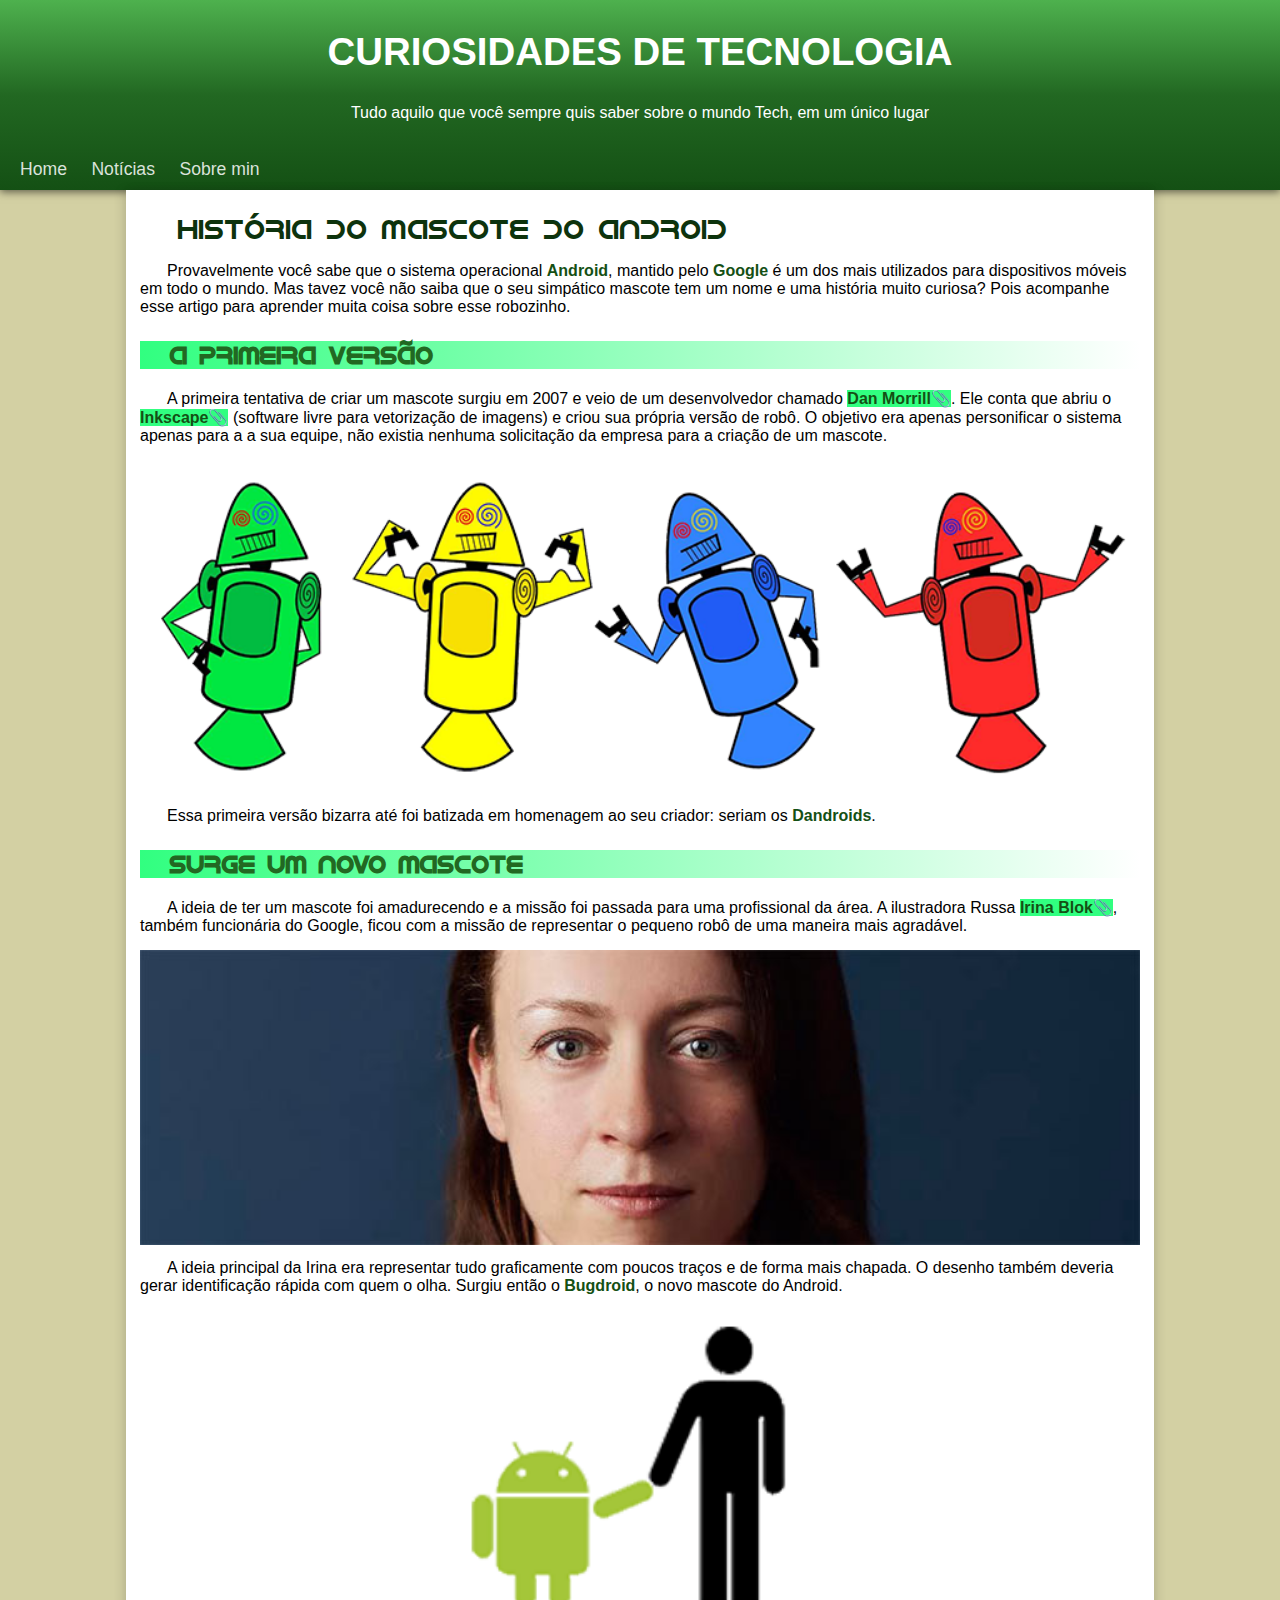
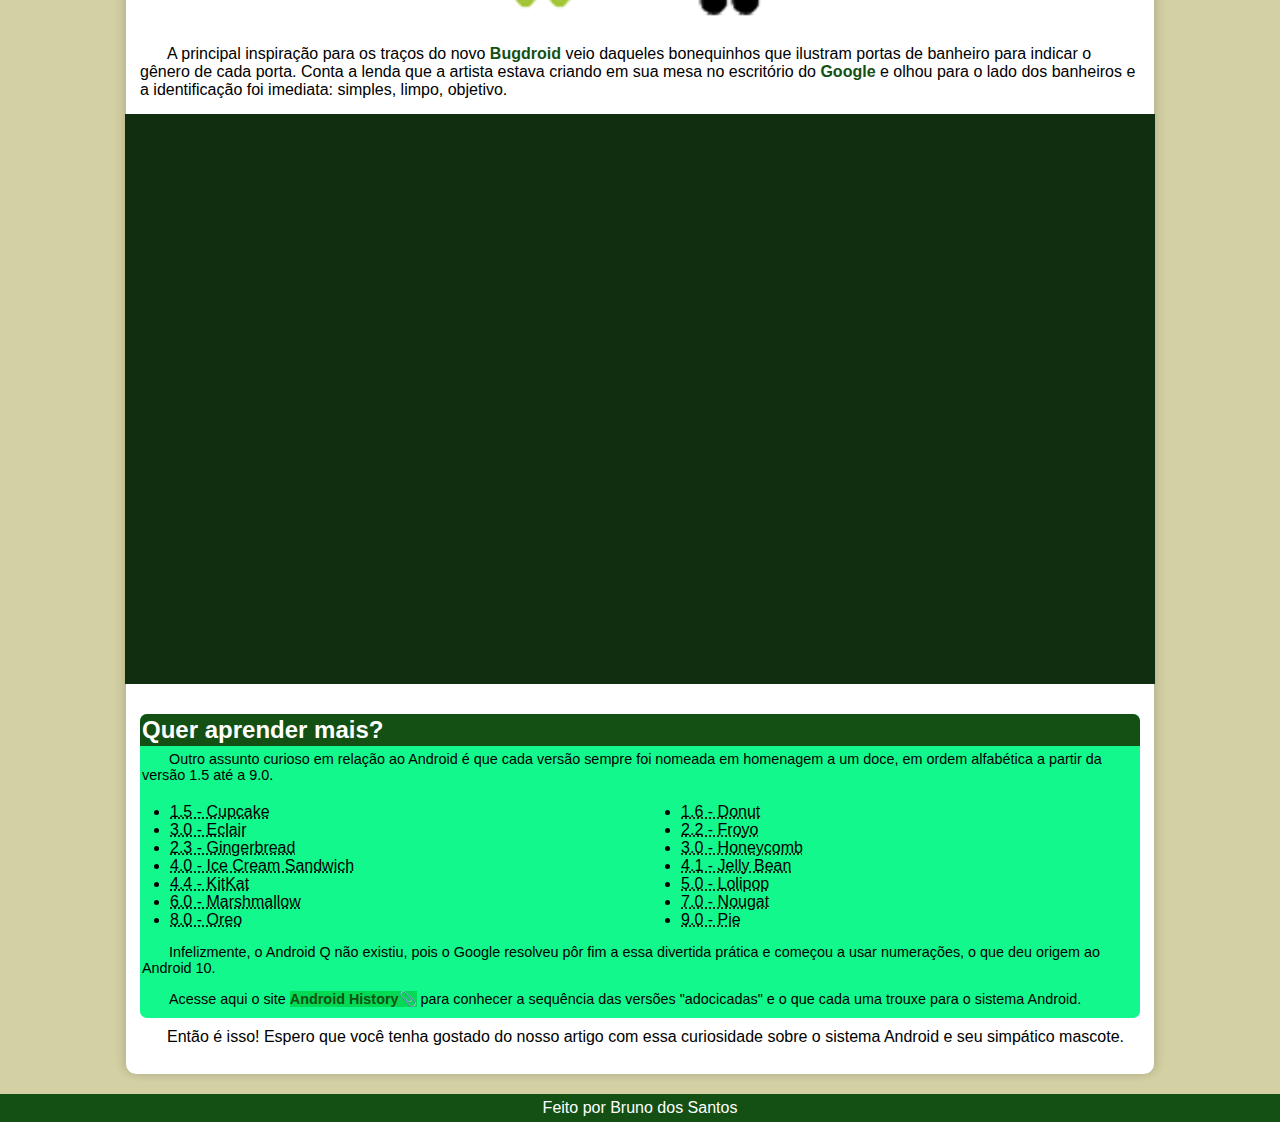
<file: index.html>
<!DOCTYPE html>
<html lang="pt-br">
<head>
    <meta charset="UTF-8">
    <meta name="viewport" content="width=device-width, initial-scale=1.0">
    <title>A história da criação do mascote da android</title>
    <link rel="shortcut icon" href="imagens/favicon.ico" type="image/x-icon">
    <link rel="stylesheet" href="estilos/style.css">
</head>
<body>
    <header>
        <h1>CURIOSIDADES DE TECNOLOGIA</h1>
        <p>Tudo aquilo que você sempre quis saber sobre o mundo Tech, em um único lugar</p>
        <nav>
            <ul>
                <li><a href="login.html">Home</a></li>
                <li><a href="login.html">Notícias</a></li>
                <li><a href="sobremin.html">Sobre min</a></li>
            </ul>
        </nav>
    </header>
    <main>
        <article>
            <h1>História do Mascote do Android</h1>
            <p>Provavelmente você sabe que o sistema operacional <strong>Android</strong>, mantido pelo <strong>Google</strong> é um dos mais utilizados para dispositivos móveis em todo o mundo. Mas tavez você não saiba que o seu simpático mascote tem um nome e uma história muito curiosa? Pois acompanhe esse artigo para aprender muita coisa sobre esse robozinho.</p>
            <h2>A primeira versão</h2>
            <p>A primeira tentativa de criar um mascote surgiu em 2007 e veio de um desenvolvedor chamado <a href="https://en.wikipedia.org/wiki/Donald_Morrill" target="_blank" class="link">Dan Morrill</a>. Ele conta que abriu o <a href="https://inkscape.org/pt-br/" target="_blank" class="link">Inkscape</a> (software livre para vetorização de imagens) e criou sua própria versão de robô. O objetivo era apenas personificar o sistema apenas para a a sua equipe, não existia nenhuma solicitação da empresa para a criação de um mascote.</p>
            <picture>
                <source media="(max-width: 768px)" srcset="imagens/dan-droids-pq.png" type="image/png">
                <img src="imagens/dan-droids.png" alt="dan-droids">
            </picture>
            <p>Essa primeira versão bizarra até foi batizada em homenagem ao seu criador: seriam os <strong>Dandroids</strong>.</p>
            <h2>Surge um novo mascote</h2>
            <p>A ideia de ter um mascote foi amadurecendo e a missão foi passada para uma profissional da área. A ilustradora Russa <a href="https://www.irinablok.com/" target="_blank" class="link">Irina Blok</a>, também funcionária do Google, ficou com a missão de representar o pequeno robô de uma maneira mais agradável.</p>
            <picture>
                <source media="(max-width: 768px)" srcset="imagens/irina-blok-pq.jpg">
                <img src="imagens/irina-blok.jpg" alt="foto da criadora do mascote android">
            </picture>
            <p>A ideia principal da Irina era representar tudo graficamente com poucos traços e de forma mais chapada. O desenho também deveria gerar identificação rápida com quem o olha. Surgiu então o <strong>Bugdroid</strong>, o novo mascote do Android.</p>
            <img src="imagens/bugdroid.png" alt="mascote da adnroid" id="mascote">
            <p>A principal inspiração para os traços do novo <strong>Bugdroid</strong> veio daqueles bonequinhos que ilustram portas de banheiro para indicar o gênero de cada porta. Conta a lenda que a artista estava criando em sua mesa no escritório do <strong>Google</strong> e olhou para o lado dos banheiros e a identificação foi imediata: simples, limpo, objetivo.</p>
            <div class="video"><iframe width="560" height="315" src="https://www.youtube.com/embed/l2UDgpLz20M?si=xSuCdu38wNnihH_n" title="YouTube video player" frameborder="0" allow="accelerometer; autoplay; clipboard-write; encrypted-media; gyroscope; picture-in-picture; web-share" referrerpolicy="strict-origin-when-cross-origin" allowfullscreen></iframe></div>
        </article>
        <aside>
            <h2> Quer aprender mais? </h2>
            <p>Outro assunto curioso em relação ao Android é que cada versão sempre foi nomeada em homenagem a um doce, em ordem alfabética a partir da versão 1.5 até a 9.0.</p>
            <ul>
                <li><abbr title="O primeiro doce que marcou o início das versões 'nomes de doces' no Android.">1.5 - Cupcake</abbr></li>
                <li><abbr title="Continuou a evolução, com melhorias no desempenho e novas funcionalidades.">1.6 - Donut</abbr></li>
                <li><abbr title="Introduziu muitas melhorias, incluindo uma interface mais rápida e suporte a múltiplos aplicativos no fundo.">3.0 - Eclair</abbr></li>
                <li><abbr title="'Frozen Yogurt' trouxe melhorias significativas de velocidade e a introdução de tethering (compartilhamento de internet).">2.2 - Froyo</abbr></li>
                <li><abbr title="Melhorias de performance e uma interface mais refinada, além de melhorias no suporte a jogos.">2.3 - Gingerbread</abbr></li>
                <li><abbr title="Focado em tablets, com uma interface otimizada para telas grandes.">3.0 - Honeycomb</abbr></li>
                <li><abbr title="Unificação das versões para smartphones e tablets, com uma nova interface 'Holo' e melhorias no gerenciamento de multitarefa.">4.0 - Ice Cream Sandwich</abbr></li>
                <li><abbr title=" Focada em desempenho e suavidade, com melhorias no sistema de notificações.">4.1 - Jelly Bean</abbr></li>
                <li><abbr title="Otimização para dispositivos de baixo custo, além de trazer uma interface mais limpa e maior foco no desempenho.">4.4 - KitKat</abbr></li>
                <li><abbr title="Introdução do Material Design, trazendo uma interface totalmente nova e elegante.">5.0 - Lolipop</abbr></li>
                <li><abbr title="Foco em otimização de bateria com o 'Doze Mode', além de melhorias em permissões de aplicativos.">6.0 - Marshmallow</abbr></li>
                <li><abbr title="Novas funcionalidades multitarefa e melhorias em notificações e segurança.">7.0 - Nougat</abbr></li>
                <li><abbr title="Melhorias na velocidade, gerenciamento de bateria e a introdução de canais de notificação.">8.0 - Oreo</abbr></li>
                <li><abbr title="Introdução de gestos e foco em inteligência artificial para economia de bateria e otimização de desempenho.">9.0 - Pie</abbr></li>
            </ul>
            <p>Infelizmente, o Android Q não existiu, pois o Google resolveu pôr fim a essa divertida prática e começou a usar numerações, o que deu origem ao Android 10.</p>
            <p>Acesse aqui o site <a href="https://www.geeksforgeeks.org/android/history-of-android/" target="_blank" class="link" style="background-color: rgb(2, 218, 85);;">Android History</a> para conhecer a sequência das versões "adocicadas" e o que cada uma trouxe para o sistema Android.</p>
        </aside>
        <p style="text-indent: 27px;">Então é isso! Espero que você tenha gostado do nosso artigo com essa curiosidade sobre o sistema Android e seu simpático mascote.</p>
    </main>
    <footer>
        <p>Feito por Bruno dos Santos</p>
    </footer>
</body>
</html>
</file>
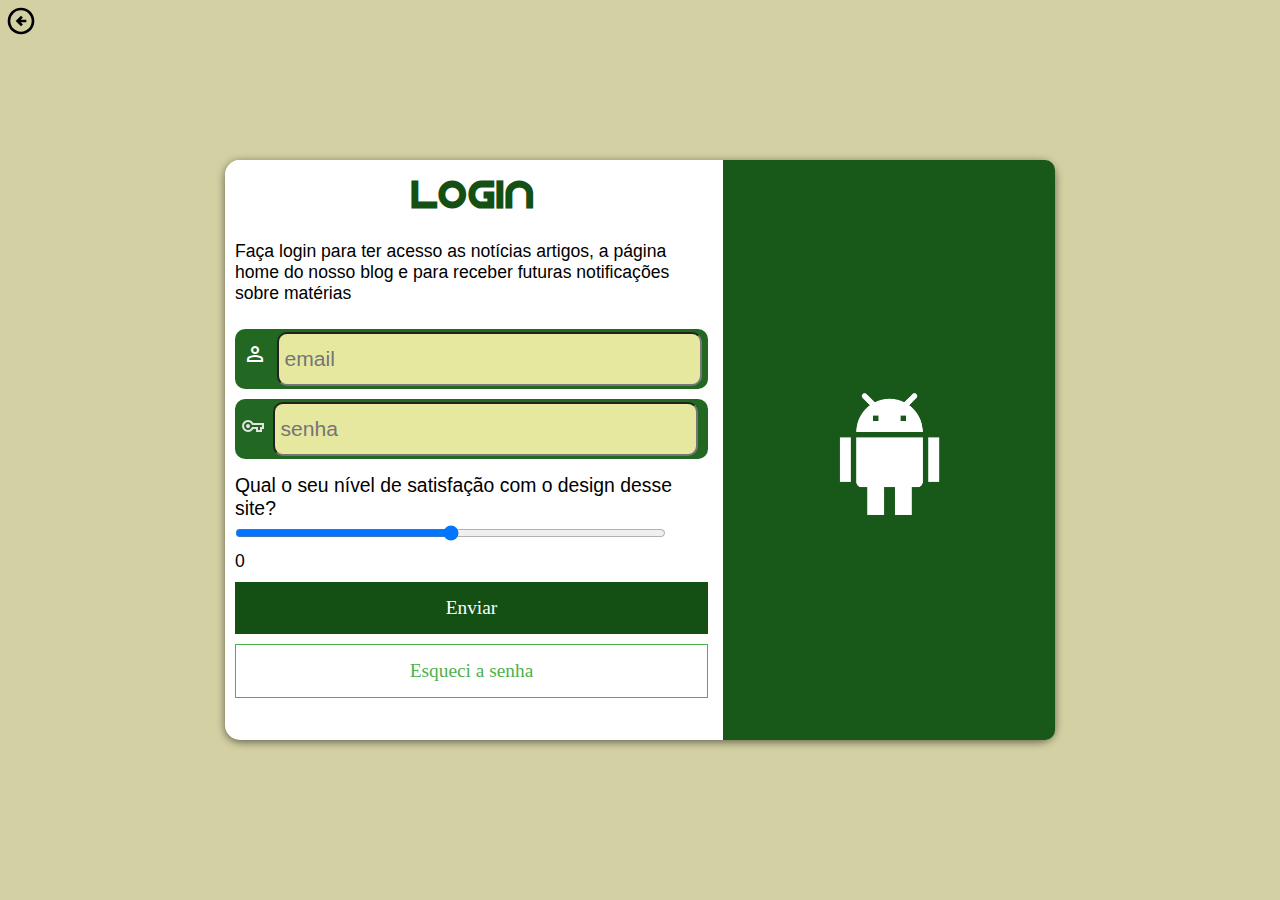
<file: login.html>
<!DOCTYPE html>
<html lang="pt-br">
<head>
    <meta charset="UTF-8">
    <meta name="viewport" content="width=device-width, initial-scale=1.0">
    <title>Login</title>
    <link rel="shortcut icon" href="imagens/favicon.ico" type="image/x-icon">
    <link rel="stylesheet" href="estilos/login.css">
    <link rel="stylesheet" href="estilos/mediaquery.css">
    <link rel="stylesheet" href="https://fonts.googleapis.com/css2?family=Material+Symbols+Outlined:opsz,wght,FILL,GRAD@20..48,100..700,0..1,-50..200&icon_names=person" />
</head>
<body>
    <main>
        <p><a href="index.html"><svg xmlns="http://www.w3.org/2000/svg" height="32px" viewBox="0 -960 960 960" width="32px" fill="#000000" style="padding: 5px;"><path d="m480-320 56-56-64-64h168v-80H472l64-64-56-56-160 160 160 160Zm0 240q-83 0-156-31.5T197-197q-54-54-85.5-127T80-480q0-83 31.5-156T197-763q54-54 127-85.5T480-880q83 0 156 31.5T763-763q54 54 85.5 127T880-480q0 83-31.5 156T763-197q-54 54-127 85.5T480-80Zm0-80q134 0 227-93t93-227q0-134-93-227t-227-93q-134 0-227 93t-93 227q0 134 93 227t227 93Zm0-320Z"/></svg></a></p>
        <section>
            <div id="imagem">

            </div>
            <div id="formulario">
                <h1>Login</h1>
                <p class="aumentar">Faça login para ter acesso as notícias artigos, a página home do nosso blog e para receber futuras notificações sobre matérias</p>
                <form action="sla.php" method="post" autocomplete="on">
                    <div class="campo">
                        <label for="email">
                            <span class="material-symbols-outlined" style="color: white; padding: 5px;">
                                person
                            </span>
                        </label>
                        <input type="text" name="email" id="email" placeholder="email" autocomplete="email">
                    </div>
                    <div class="campo">
                        <label for="senha">
                            <svg xmlns="http://www.w3.org/2000/svg" height="24px" viewBox="0 -960 960 960" width="24px" fill="#e3e3e3" style="color: white; padding: 3px; margin-bottom: -5px;"><path d="M280-240q-100 0-170-70T40-480q0-100 70-170t170-70q66 0 121 33t87 87h432v240h-80v120H600v-120H488q-32 54-87 87t-121 33Zm0-80q66 0 106-40.5t48-79.5h246v120h80v-120h80v-80H434q-8-39-48-79.5T280-640q-66 0-113 47t-47 113q0 66 47 113t113 47Zm0-80q33 0 56.5-23.5T360-480q0-33-23.5-56.5T280-560q-33 0-56.5 23.5T200-480q0 33 23.5 56.5T280-400Zm0-80Z"/></svg>
                        </label>
                        <input type="password" name="senha" id="senha" placeholder="senha" autocomplete="current-password">
                    </div>
                    <div id="satisfaction-level">
                        <label for="range" class="aumentar">Qual o seu nível de satisfação com o design desse site?</label><br>
                        <input type="range" name="range" id="varia" min="0" step="1" max="10" oninput="saida.innerHTML = Number(varia.value)"><br>
                        <output id="saida">0</output>
                    </div>
                    <input type="submit" value="Enviar" id="enviar">
                    <input type="submit" value="Esqueci a senha" id="recuperar">
                </form>
            </div>
        </section>
    </main>
</body>
</html>
</file>
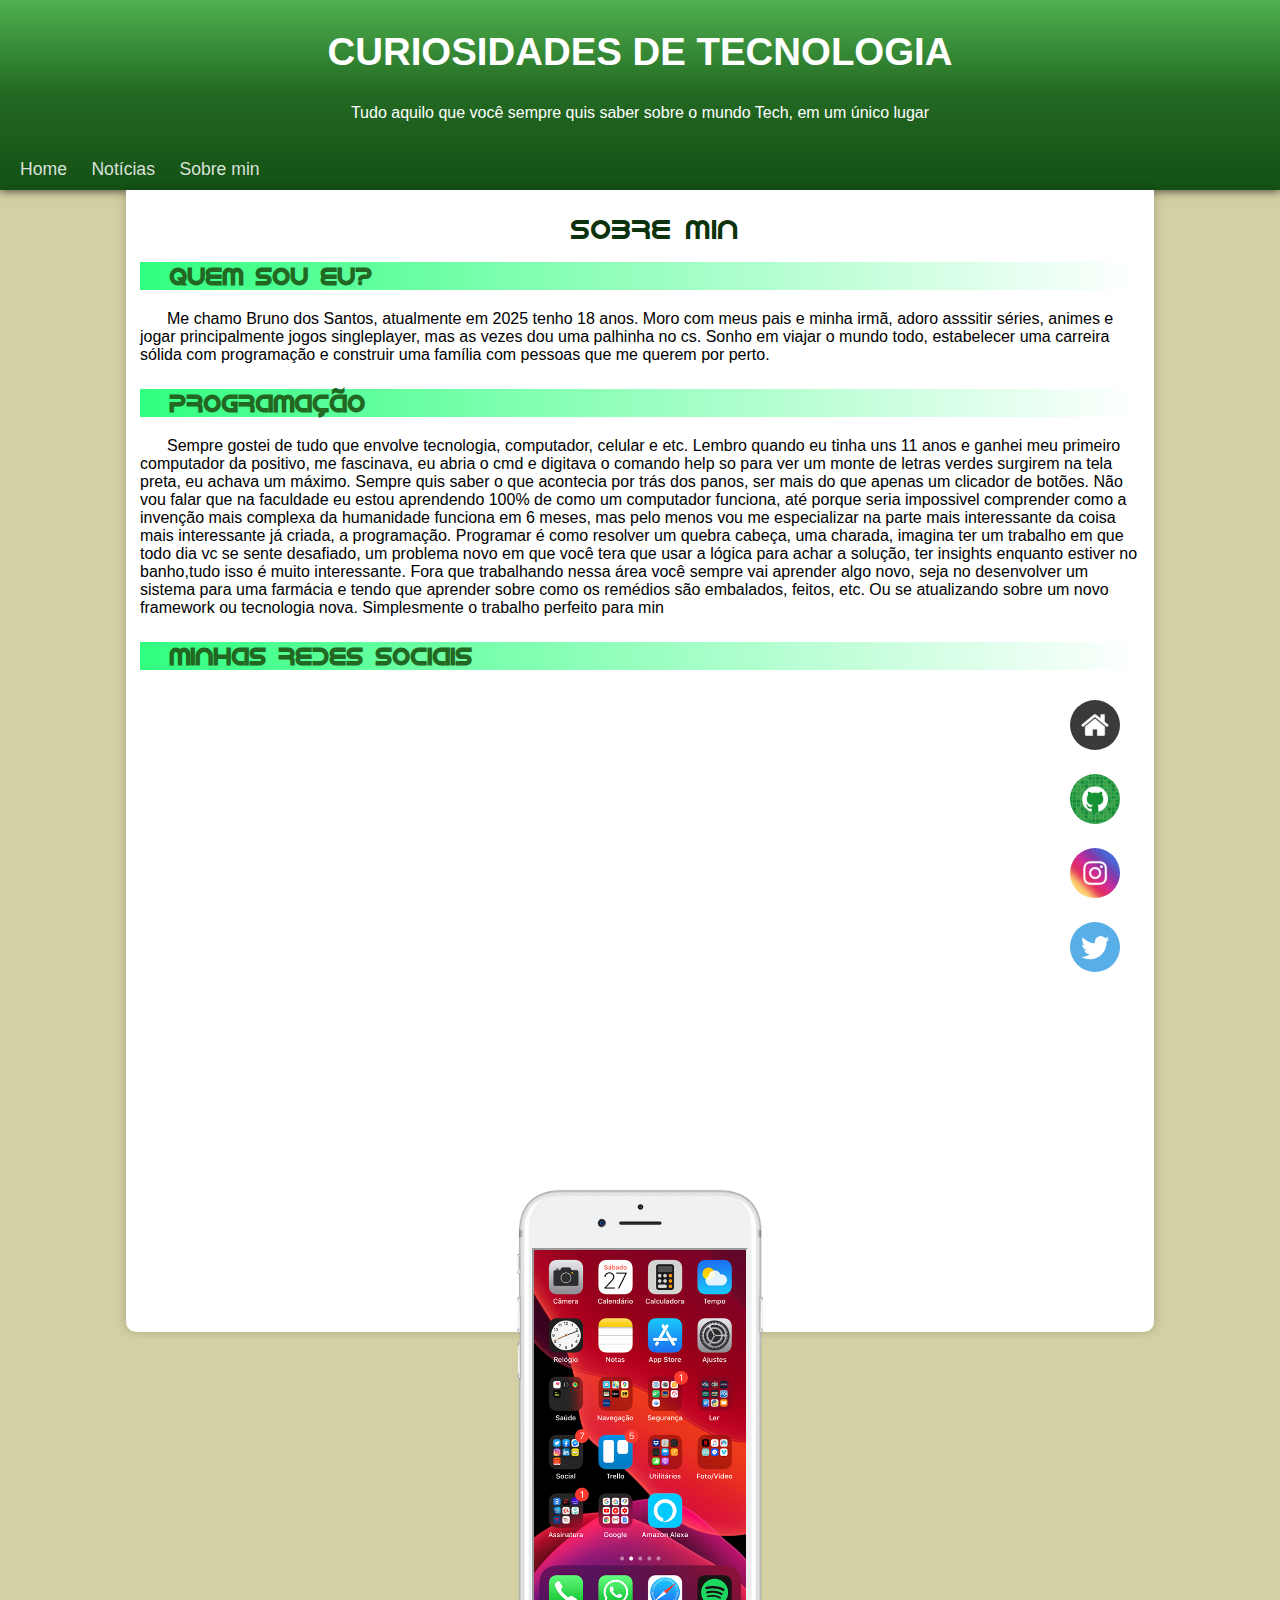
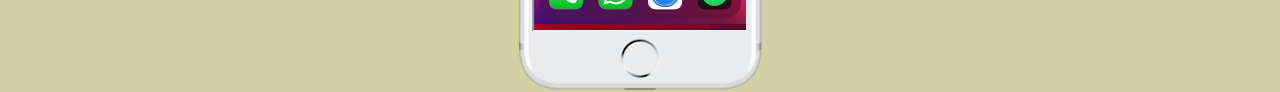
<file: sobremin.html>
<!DOCTYPE html>
<html lang="pt-br">
<head>
    <meta charset="UTF-8">
    <meta name="viewport" content="width=device-width, initial-scale=1.0">
    <title>Document</title>
    <link rel="stylesheet" href="estilos/style.css">
    <link rel="stylesheet" href="estilos/sobremin.css">
    <link rel="shortcut icon" href="imagens/favicon.ico" type="image/x-icon">
</head>
<body>
    <header>
        <h1>CURIOSIDADES DE TECNOLOGIA</h1>
        <p>Tudo aquilo que você sempre quis saber sobre o mundo Tech, em um único lugar</p>
        <nav>
            <ul>
                <li><a href="login.html">Home</a></li>
                <li><a href="login.html">Notícias</a></li>
                <li><a href="">Sobre min</a></li>
            </ul>
        </nav>
    </header>
    <main>
        <article>
            <h1 style="text-align: center;">SOBRE MIN</h1>
            <h2>Quem sou eu?</h2>
            <p>
                Me chamo Bruno dos Santos, atualmente em 2025 tenho 18 anos. Moro com meus pais e minha irmã, adoro asssitir séries, animes e jogar principalmente jogos singleplayer, mas as vezes dou uma palhinha no cs. Sonho em viajar o mundo todo, estabelecer uma carreira sólida com programação e construir uma família com pessoas que me querem por perto.
            </p>
            <h2>Programação</h2>
            <p>Sempre gostei de tudo que envolve tecnologia, computador, celular e etc. Lembro quando eu tinha uns 11 anos e ganhei meu primeiro computador da positivo, me fascinava, eu abria o cmd e digitava o comando help so para ver um monte de letras verdes surgirem na tela preta, eu achava um máximo. Sempre quis saber o que acontecia por trás dos panos, ser mais do que apenas um clicador de botões. Não vou falar que na faculdade eu estou aprendendo 100% de como um computador funciona, até porque seria impossivel comprender como a invenção mais complexa da humanidade funciona em 6 meses, mas pelo menos vou me especializar na parte mais interessante da coisa mais interessante já criada, a programação. Programar é como resolver um quebra cabeça, uma charada, imagina ter um trabalho em que todo dia vc se sente desafiado, um problema novo em que você tera que usar a lógica para achar a solução, ter insights enquanto estiver no banho,tudo isso é muito interessante. Fora que trabalhando nessa área você sempre vai aprender algo novo, seja no desenvolver um sistema para uma farmácia e tendo que aprender sobre como os remédios são embalados, feitos, etc. Ou se atualizando sobre um novo framework ou tecnologia nova. Simplesmente o trabalho perfeito para min</p>
            <h2>Minhas redes sociais</h2>
            <div id="botao">
                <a href="paginas_celular/home.html" target="oi"><img src="imagens/logo-home.jpg" alt="Logo home"></a><br>
                <a href="paginas_celular/github.html" target="oi"><img src="imagens/logo-github.jpg" alt="logo-github"></a><br>
                <a href="paginas_celular/instagram.html" target="oi"><img src="imagens/logo-instagram.jpg" alt=""></a><br>
                <a href="paginas_celular/twitter.html" target="oi"><img src="imagens/logo-twitter.jpg" alt=""></a>
            </div>
            <div id="telefone">
                <iframe src="paginas_celular/home.html" frameborder="1" name="oi"></iframe>
                <img src="imagens/frame-iphone.png" alt="imagem de um iphone">
            </div>
        </article>
    </main>
</body>
</html>
</file>
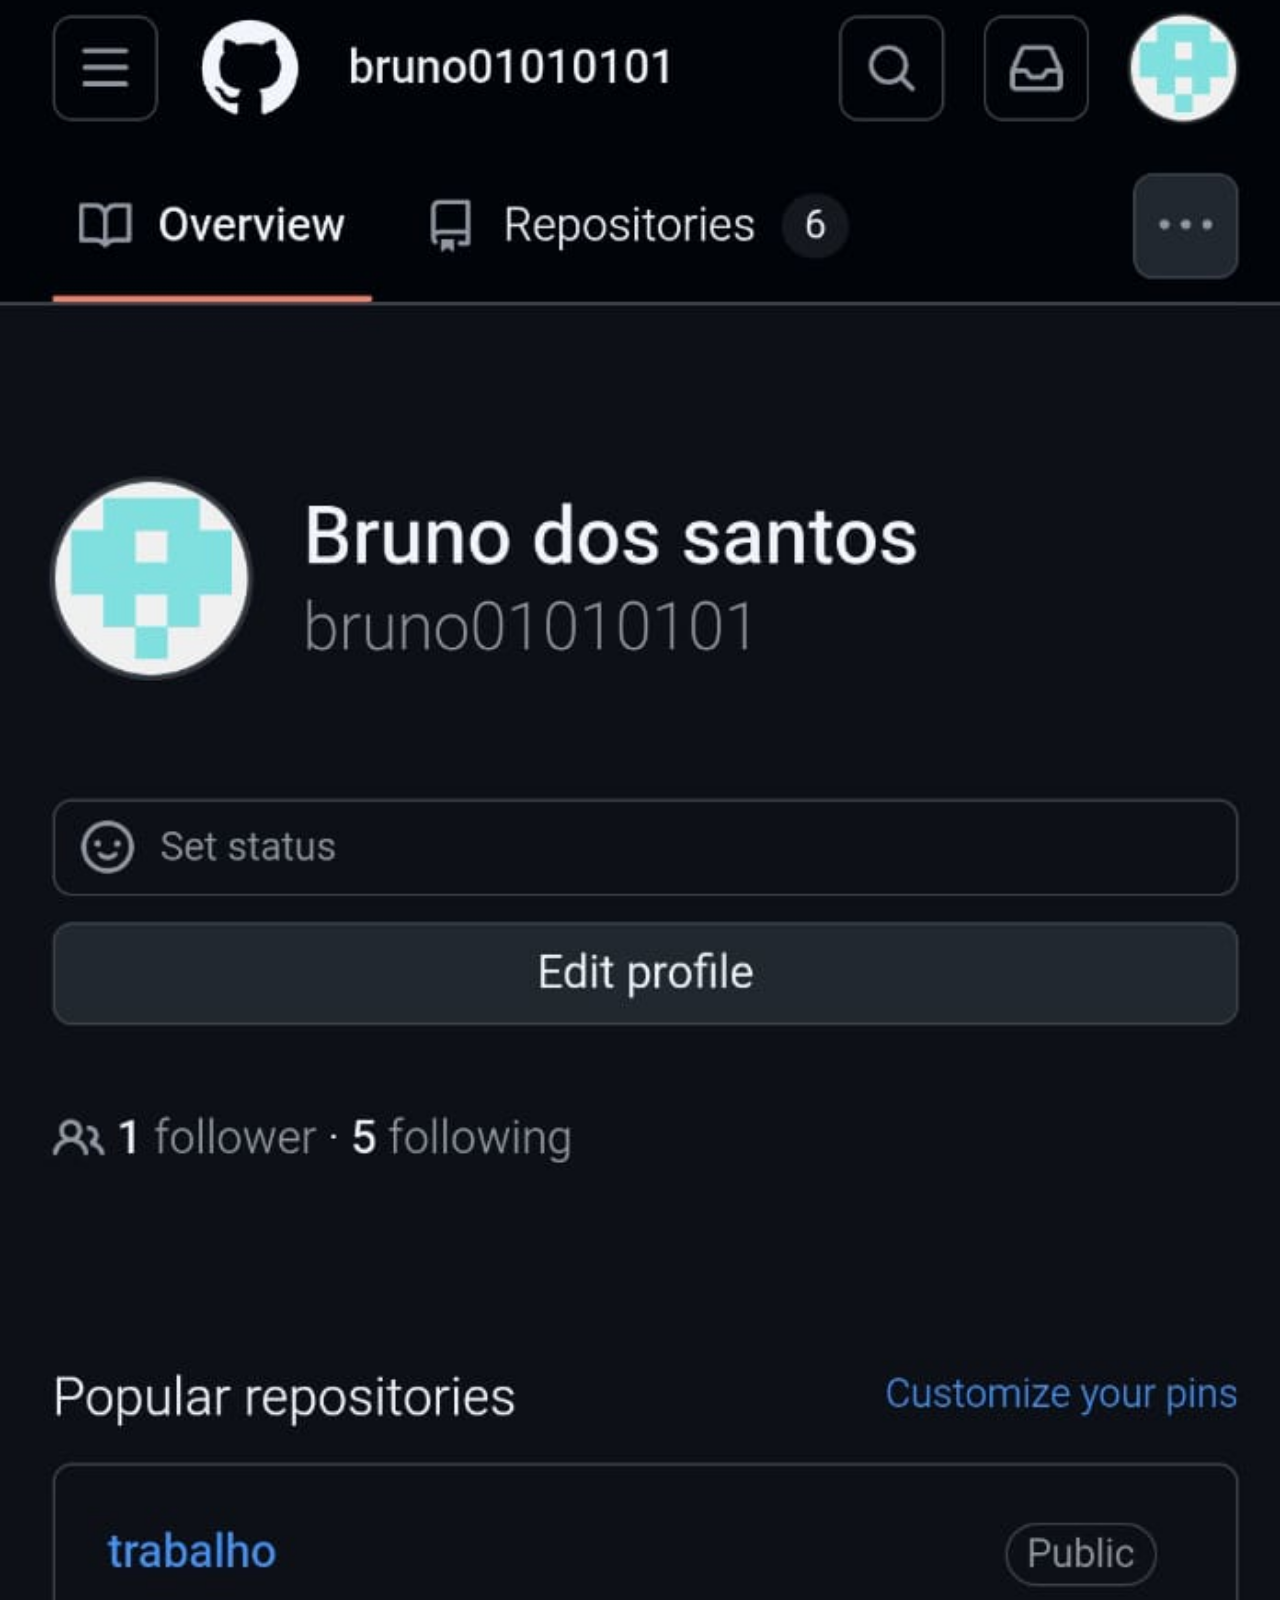
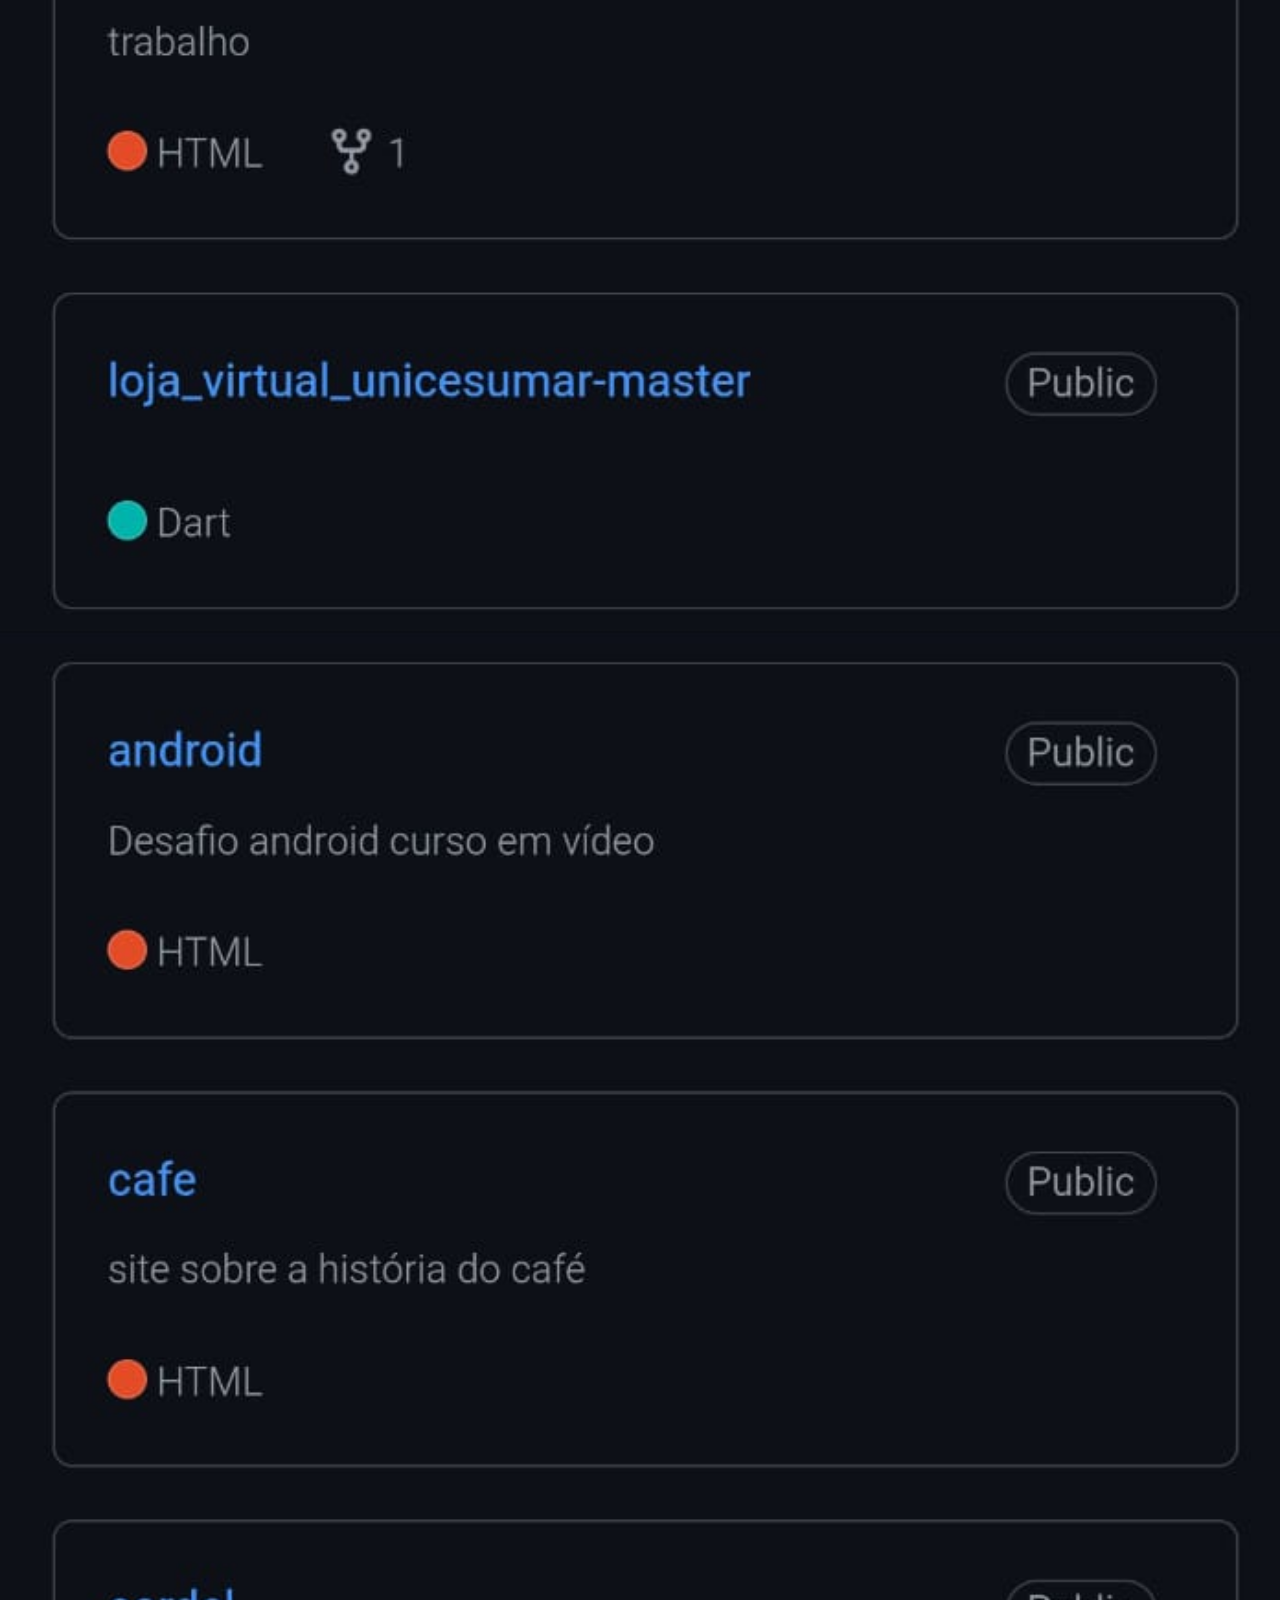
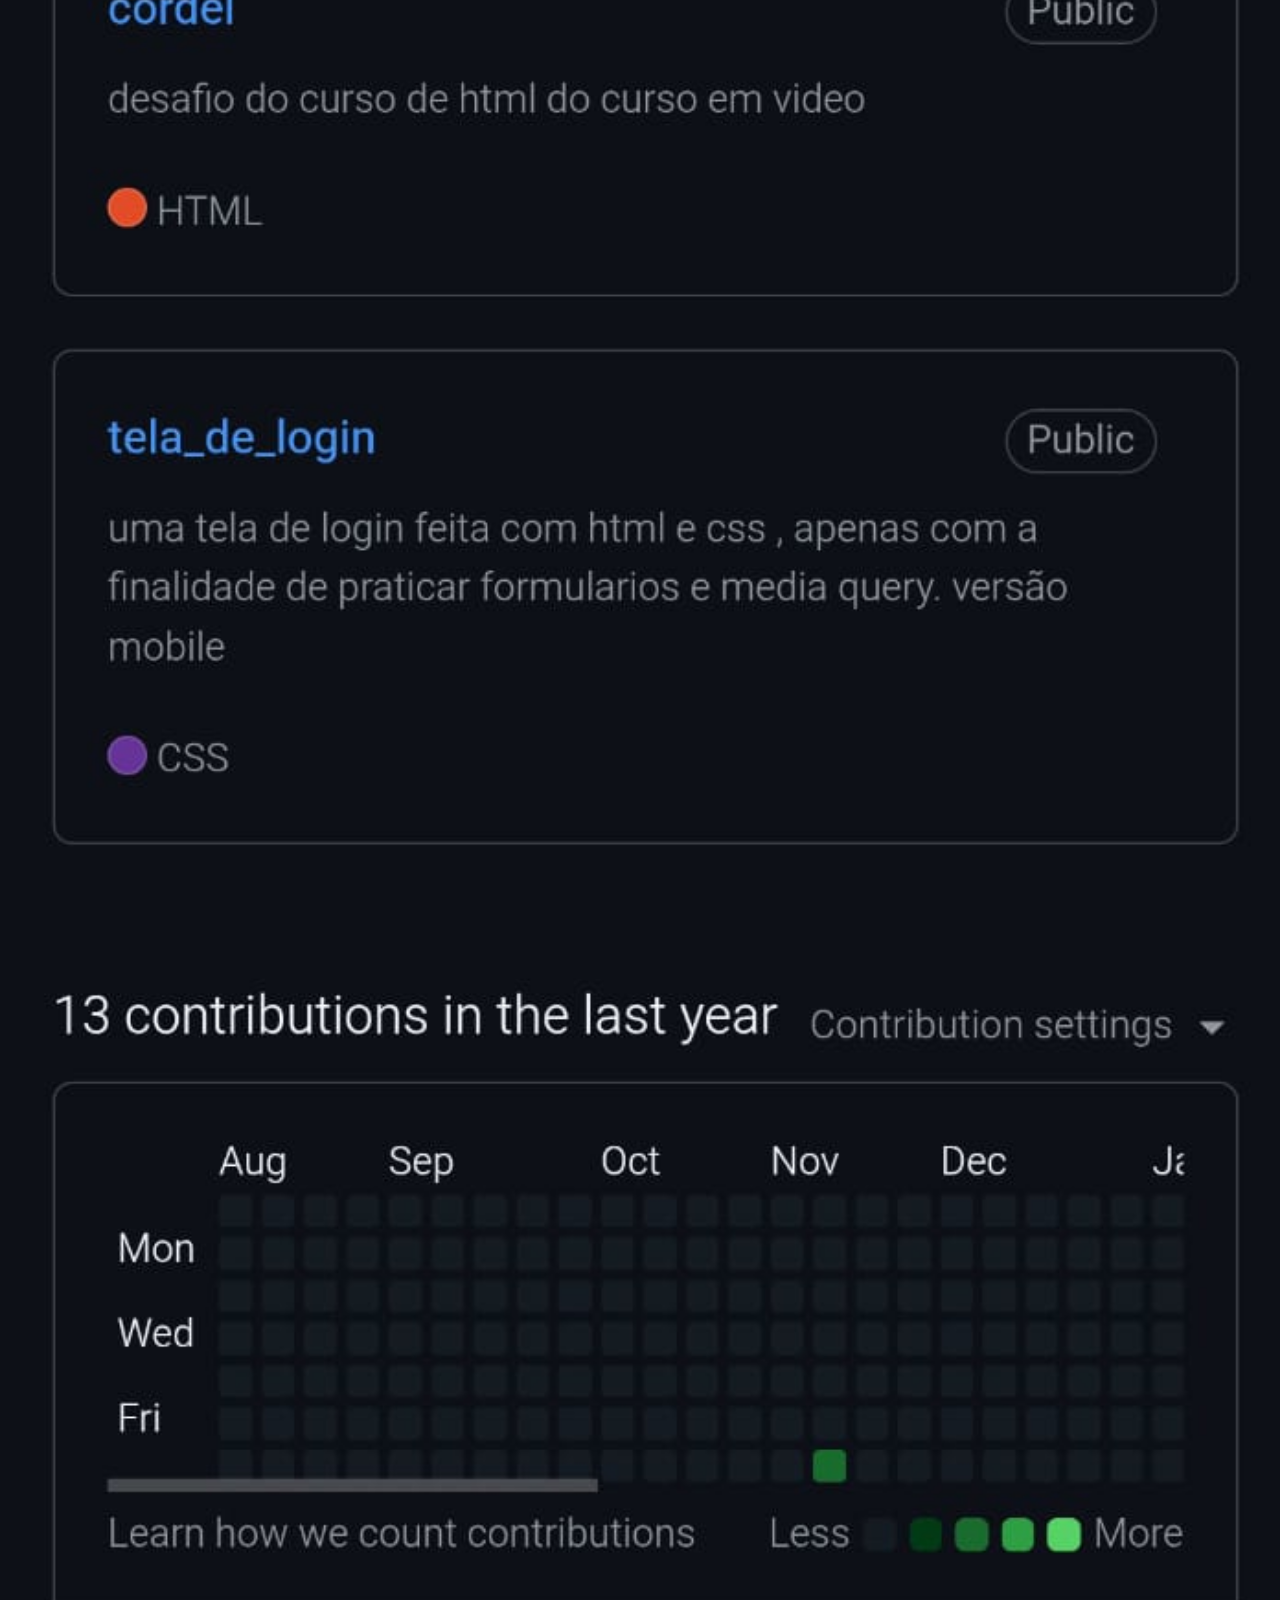
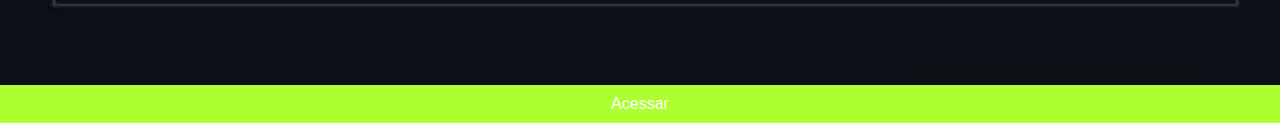
<file: paginas_celular/github.html>
<!DOCTYPE html>
<html lang="pt-br">
<head>
    <meta charset="UTF-8">
    <meta name="viewport" content="width=device-width, initial-scale=1.0">
    <title>Document</title>
    <link rel="stylesheet" href="midias-sociais.css">
</head>
<body>
    <img src="../imagens/github.png" alt="imagem do meu github">
    <p><a href="https://github.com/" target="_blank">Acessar</a></p>
</body>
</html>
</file>
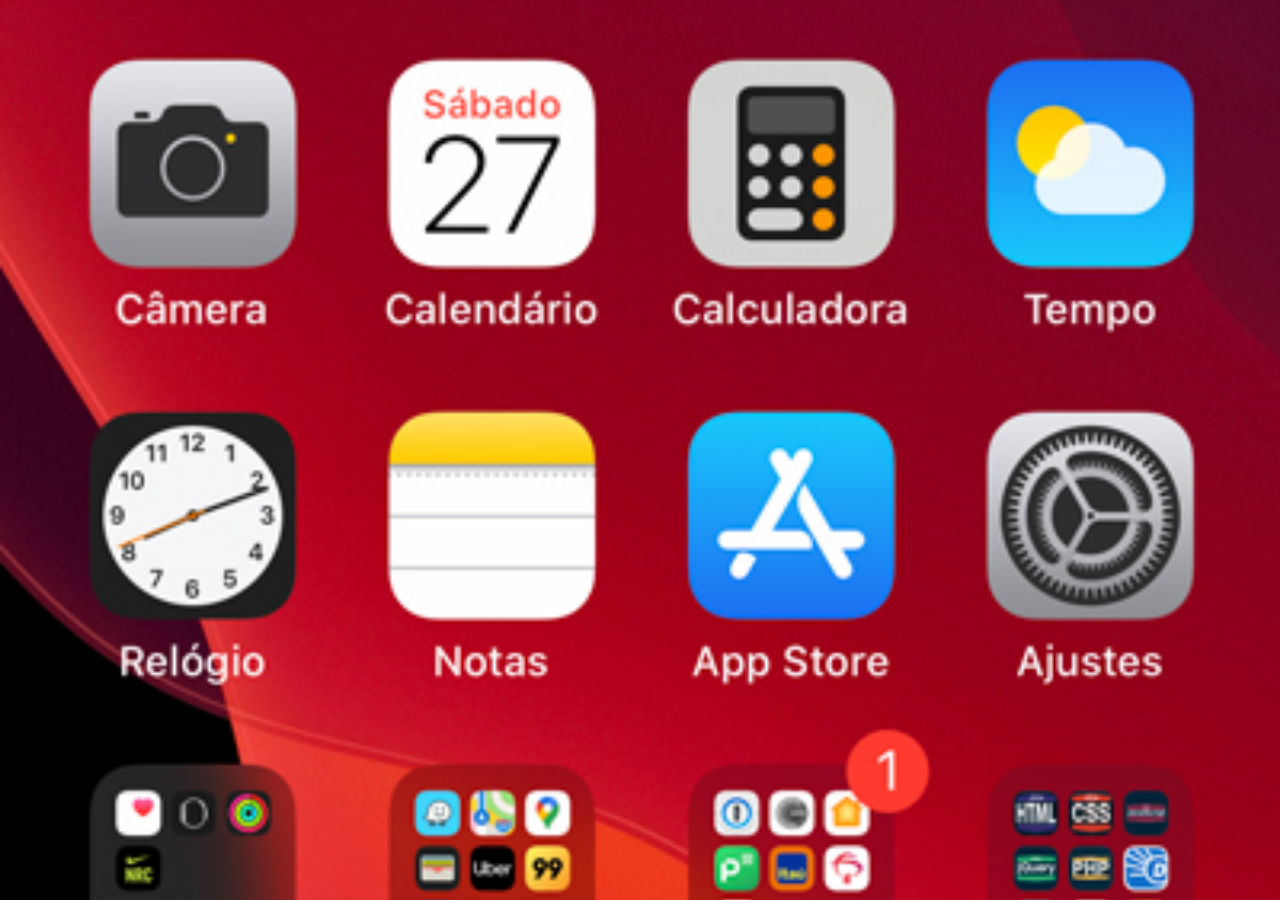
<file: paginas_celular/home.html>
<!DOCTYPE html>
<html lang="pt-br">
<head>
    <meta charset="UTF-8">
    <meta name="viewport" content="width=device-width, initial-scale=1.0">
    <title>Document</title>
    <style>
        body{
            width: 88vw;
            height: 90vh;
            background-image: url(../imagens/tela-home.jpg);
            background-size: cover;
        }
    </style>
</head>
<body>
    
</body>
</html>
</file>
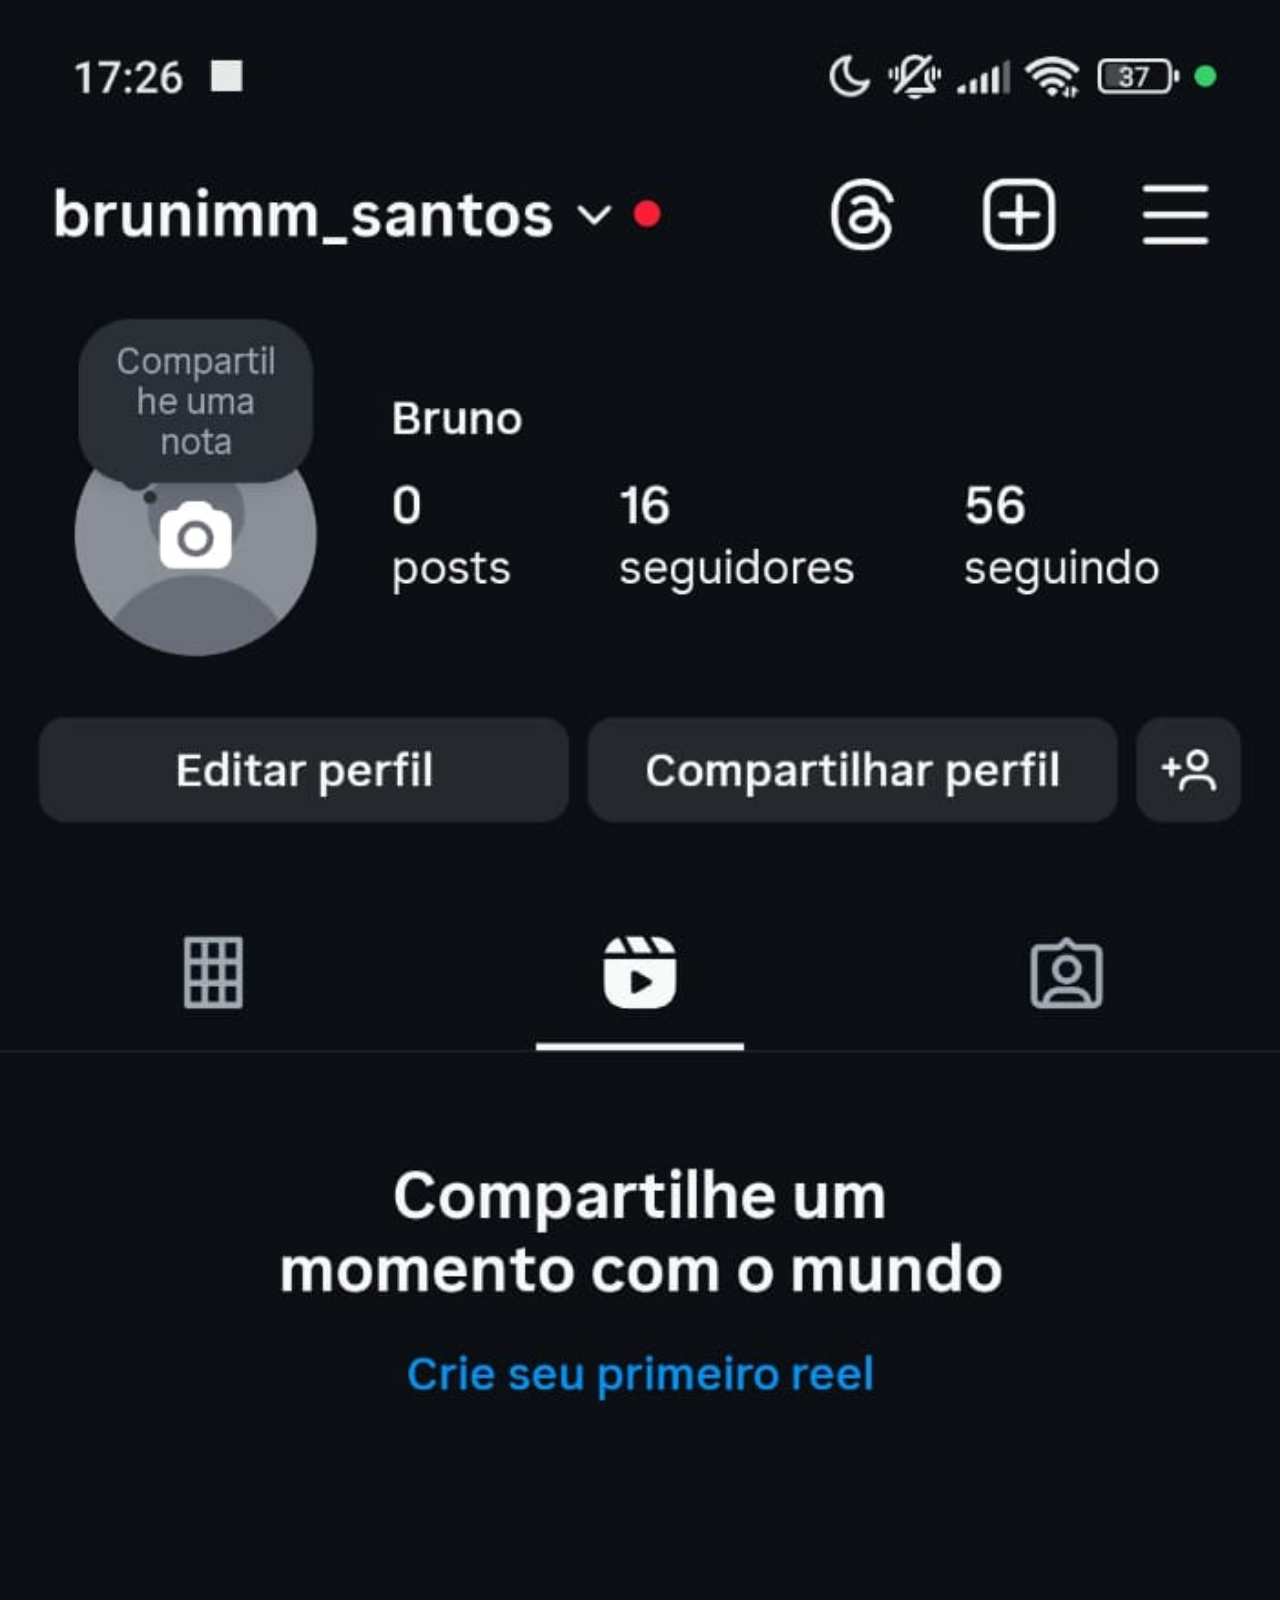
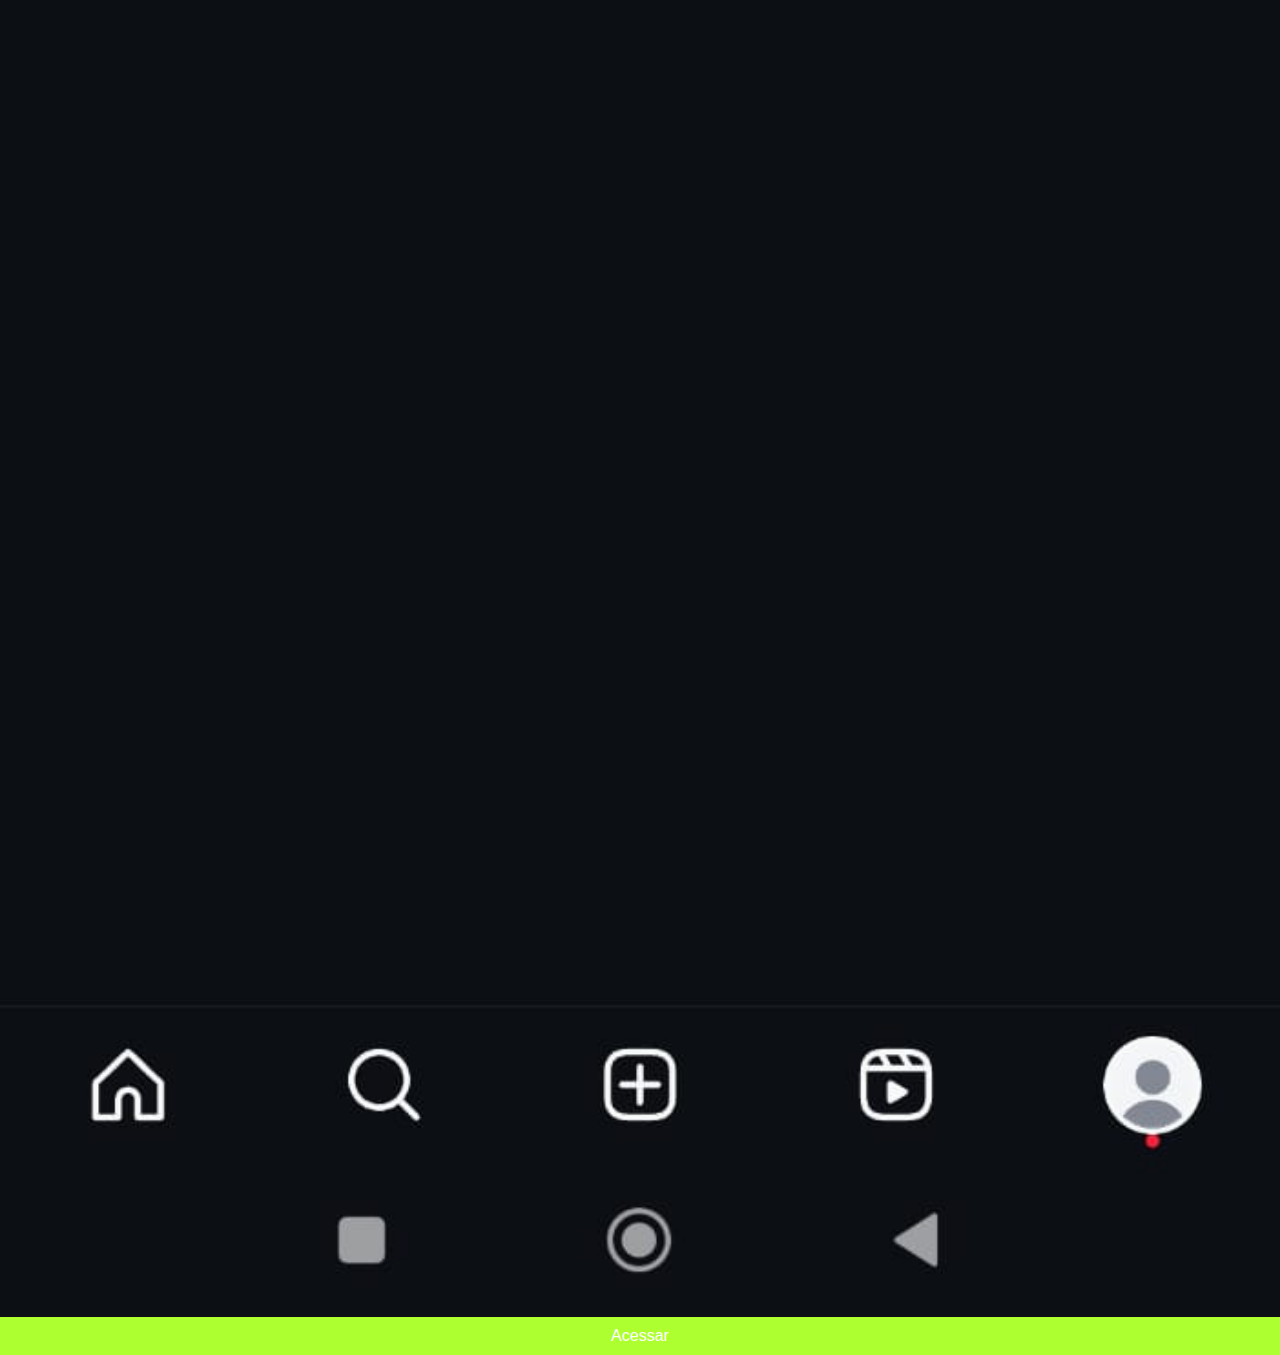
<file: paginas_celular/instagram.html>
<!DOCTYPE html>
<html lang="pt-br">
<head>
    <meta charset="UTF-8">
    <meta name="viewport" content="width=device-width, initial-scale=1.0">
    <title>Document</title>
    <link rel="stylesheet" href="midias-sociais.css">
</head>
<body>
    <img src="../imagens/instagram.jpeg" alt="imagem do meu instagram">
    <p><a href="https://www.instagram.com/" target="_blank">Acessar</a></p>
</body>
</html>
</file>
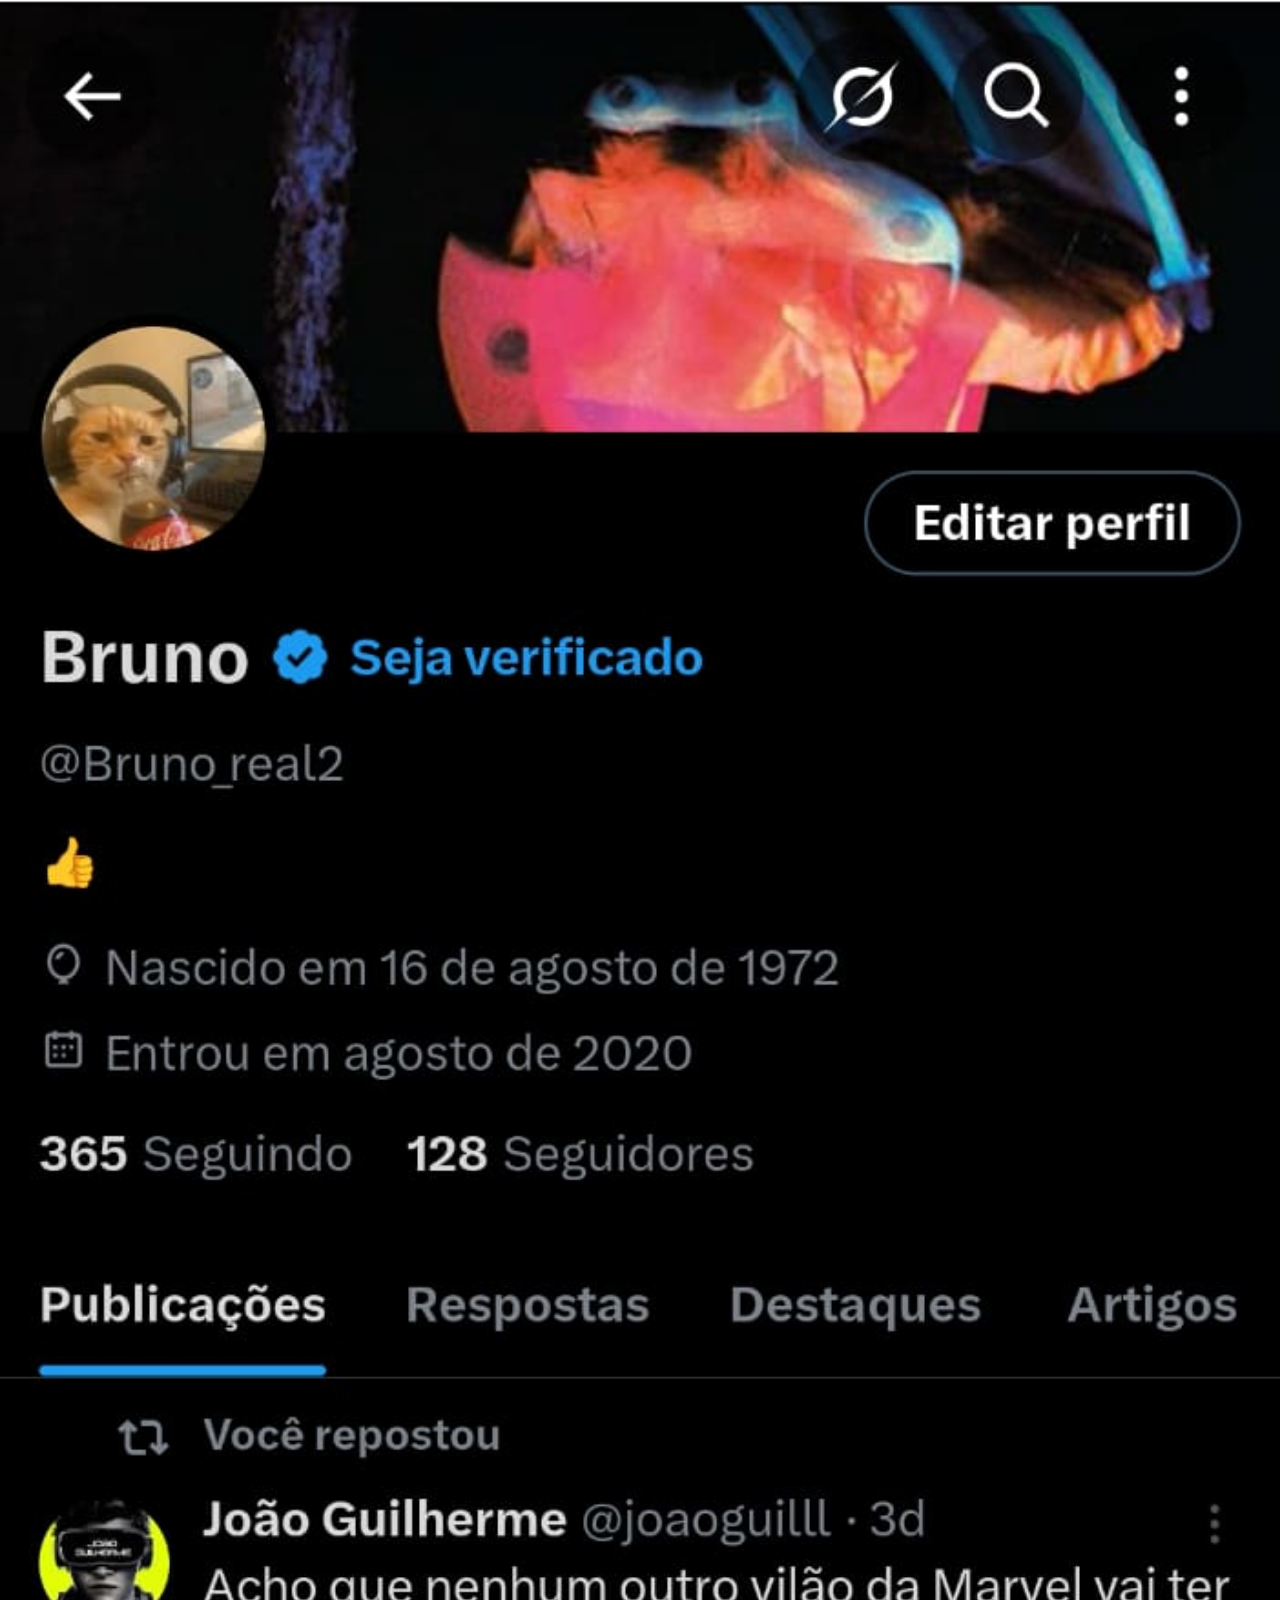
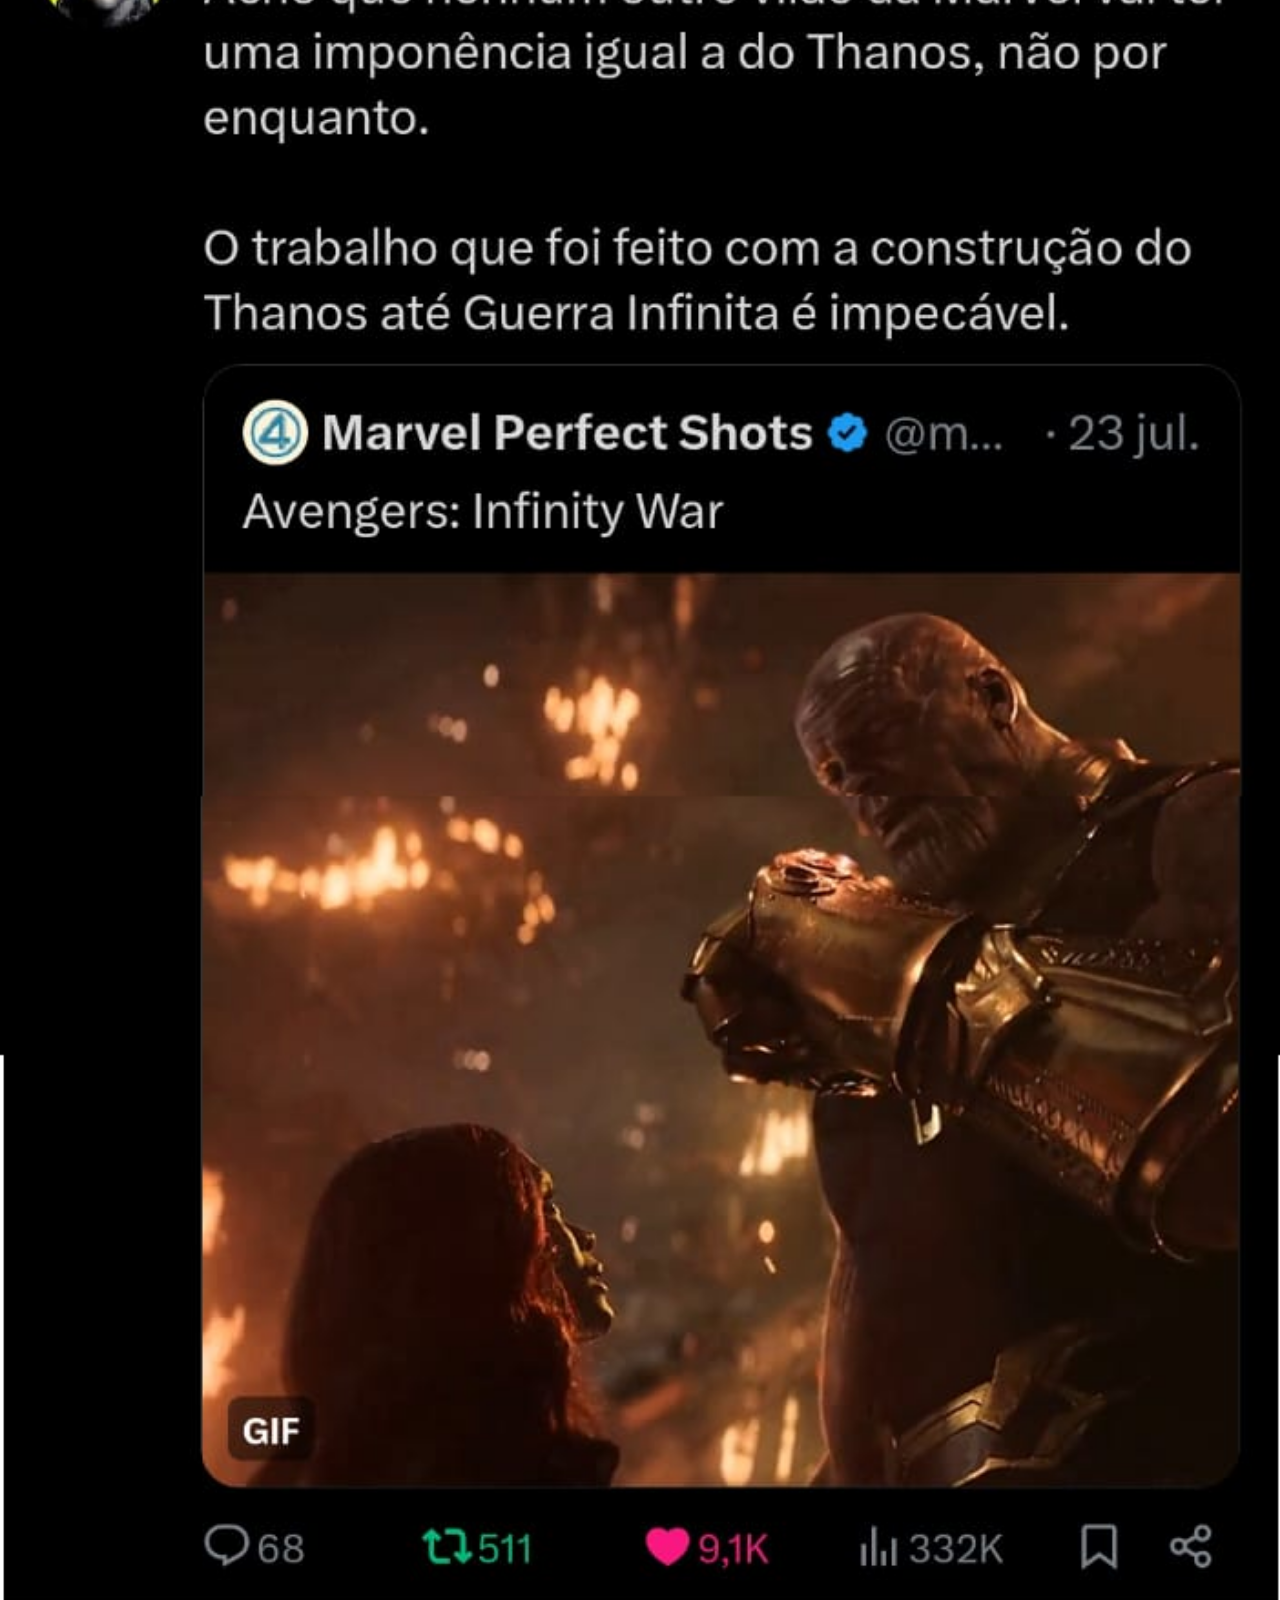
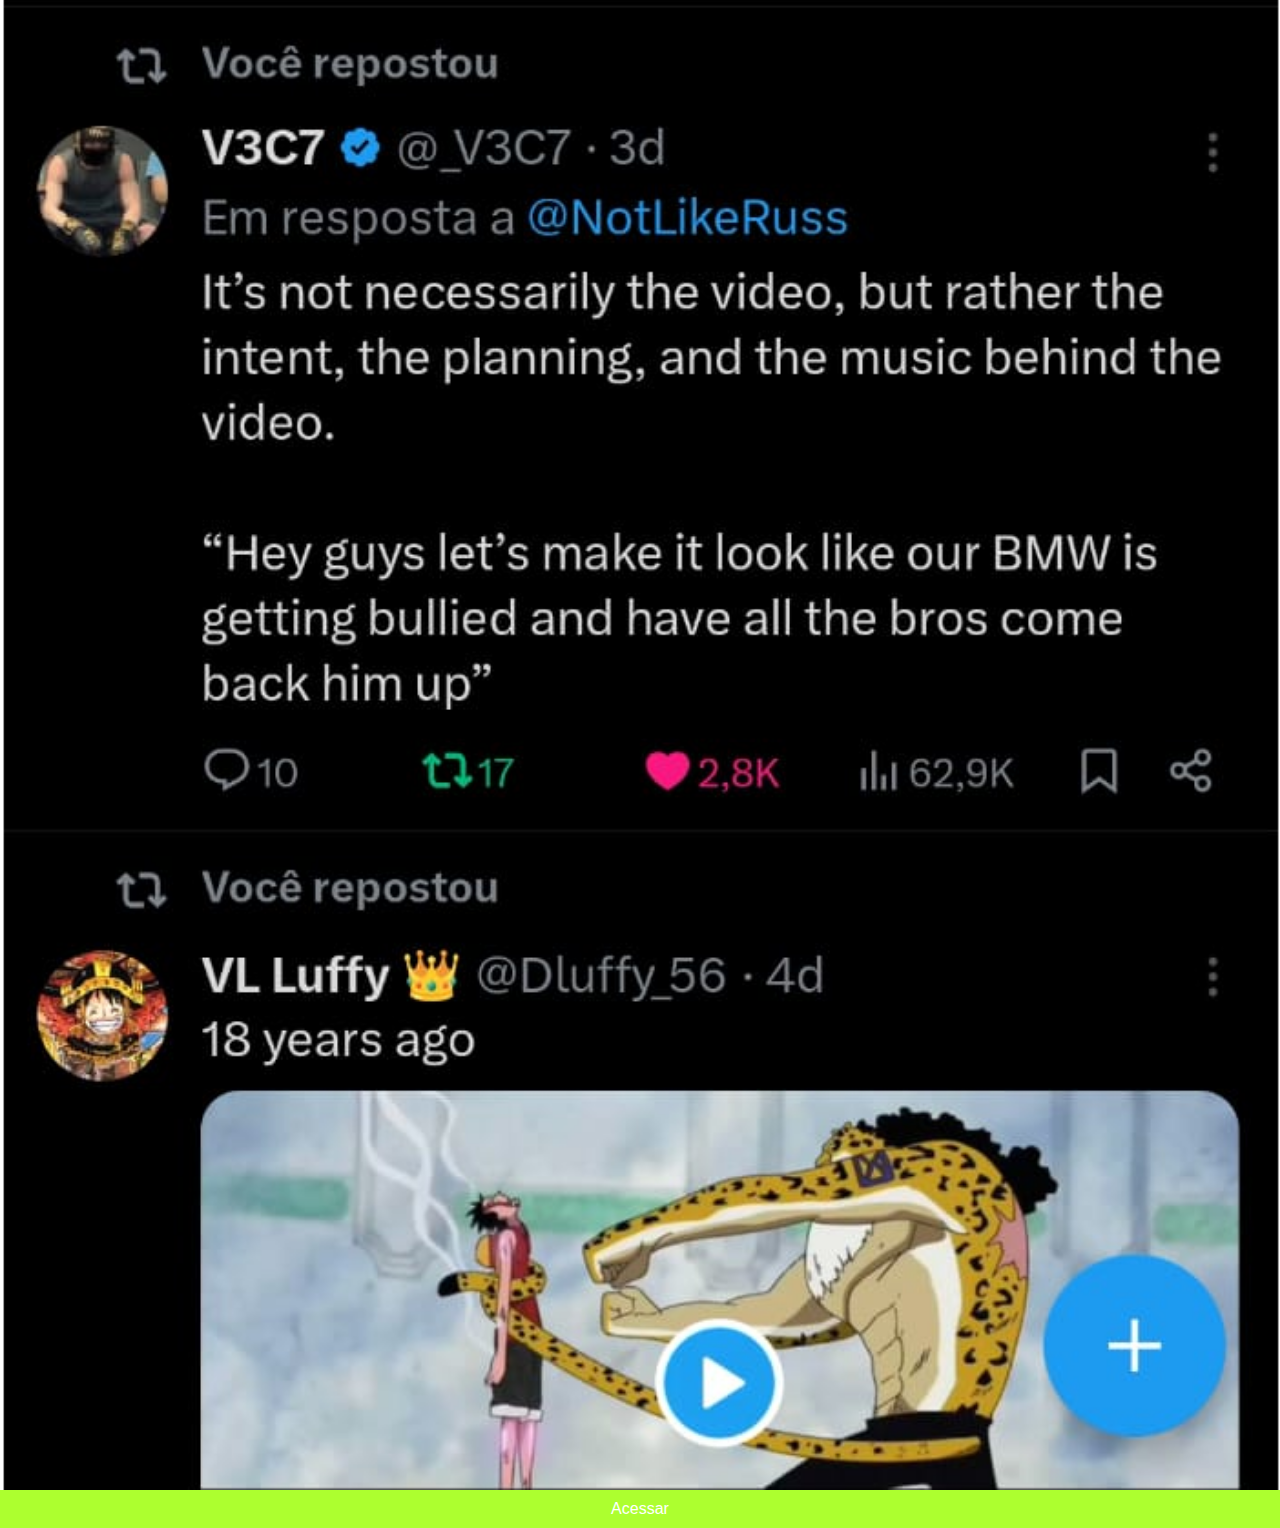
<file: paginas_celular/twitter.html>
<!DOCTYPE html>
<html lang="pt-br">
<head>
    <meta charset="UTF-8">
    <meta name="viewport" content="width=device-width, initial-scale=1.0">
    <title>Document</title>
    <link rel="stylesheet" href="midias-sociais.css">
</head>
<body>
    <img src="../imagens/twitter.png" alt="imagem do meu twitter">
    <p><a href="https://x.com/Bruno_real2" target="_blank">Acessar</a></p>
</body>
</html>
</file>
<file: estilos/style.css>
@charset "UTF-8";

*{
    padding: 0px;
    margin: 0px;
}

@font-face {
    font-family: 'android';
    src: url(../fontes/idroid.otf);
}

:root{
    --verde: rgb(20, 80, 20);
    --verder-medio: rgb(34, 104, 34);
    --verde-claro: rgb(78, 177, 78);
}

body{
    background-color: rgba(189, 184, 116, 0.664);
    font-family: 'Segoe UI', Tahoma, Geneva, Verdana, sans-serif;
}

header{
    padding: 10px;
    background-image: linear-gradient(180deg, var(--verde-claro), var(--verder-medio), var(--verde));
    color: white;
    font-family: 'Gill Sans', 'Gill Sans MT', Calibri, 'Trebuchet MS', sans-serif ;
    box-shadow: 0 2px 8px rgba(0, 0, 0, 0.562);
}

header > h1{
    text-align: center;
    font-size: 2.4em;
    padding: 20px;
}

header > p{
    text-align: center;
    padding: 10px;
    font-size: 1em;
}

ul{
    list-style: none;
    padding-top: 27px;
}

header > nav > ul > li{
    display: inline;
    font-size: 1.1em;
}

header > nav > ul > li > a{
    text-decoration: none;
    color: rgba(255, 255, 255, 0.842);
    padding-left: 10px;
    padding-right: 10px;
    padding-top: 3px;
    padding-bottom: 3px;
    border-radius: 3px;
}

header > nav > ul > li > a:hover{
    background-color: var(--verde-claro);
    color: var(--verde);
    transition: color 0.4s, background-color 0.4s;
}

main{
    box-shadow: -4px 0 10px rgba(0, 0, 0, 0.1), 4px 0 10px rgba(0, 0, 0, 0.1);
    max-width: 1000px;
    min-width: 400px;
    background-color: white;
    margin: auto;
    margin-bottom: 20px;
    padding: 14px;
    padding-bottom: 28px;
    border-radius: 0px 0px 10px 10px;
}

main > article > h1,h2{
    font-family: 'android';
    text-indent: 30px;
}

main > article > h1{
    color: rgb(13, 51, 13);
    font-weight: lighter;
    padding: 8px;
    font-size: 28px;
}

main > article > h2{
    font-size: 24px;
    color: var(--verder-medio);
    margin-top: 10px;
    margin-bottom: 10px;
    background-image: linear-gradient(90deg, rgb(49, 255, 128), white);
}

main > article > p{
    padding-top: 10px;
    padding-bottom: 15px;
    text-indent: 27px;
} 

main > article > picture > img{
    width: 100%;
    height: auto;
}

img#mascote{
    width: 50%;
    display: block;
    margin: auto;
}

strong{
    color: var(--verde);
}

a.link{
    text-decoration: none;
    color: var(--verde);
    background-color: rgb(49, 255, 128);
    font-weight: bold;
}

a.link::after{
    content: "📎";
}

a.link:hover {
    text-decoration: underline;
}

iframe{
    position: absolute;
}

aside > h2{
    font-size: 1.5em;
    font-family: 'Segoe UI', Tahoma, Geneva, Verdana, sans-serif;
    color: white;
    text-indent: 0px;
    padding: 2px;
    background-color: var(--verde);
    border-radius: 7px 7px 0px 0px;
}

aside{
    background-color: rgb(18, 248, 141);
    border-radius: 7px;
    margin-bottom: 10px;
}

aside > p{
    font-size: 0.9em;
    text-indent: 27px;
    padding: 2px;
    padding-bottom: 10px;
    padding-top: 5px;
}

aside > ul{
    padding: 10px;
    padding-left: 30px;
    display: grid; grid-template-columns: repeat(2, auto);
    list-style: disc;
}

footer{
    padding: 5px;
    background-color: var(--verde);
    color: white;
    text-align: center;
}

div.video{
    background-color: rgb(17, 46, 17);
    margin: 0px -15px 30px;
    padding: 10px;
    position: relative;
    padding-bottom: 56%;
}

div.video > iframe{
    position: absolute;
    top: 5%;
    left: 5%;
    width: 90%;
    height: 90%;
}

@media screen and (min-width: 400px) and (max-width: 768px){
    img#mascote{
        width: 70%;
    }
}
</file>
<file: estilos/login.css>
@charset "UTF-8";

*{
    padding: 0px;
    margin: 0px;
}

@font-face {
    font-family: 'android';
    src: url(../fontes/idroid.otf);
}

body{
    background-color: rgba(189, 184, 116, 0.664);
    font-family: Verdana, Geneva, Tahoma, sans-serif;
}

section{
    background-color: white;
    border-radius: 15px;
    width: 350px;
    height: 550px;
    position: absolute;
    top: 50%;
    left: 50%;
    transform: translate(-50%, -50%);
    transition: width 0.3s ease, height 0.3s ease;
}

div#imagem{
    display: none;
}

div#formulario > h1{
    padding: 10px;
    text-align: center;
    background-color: rgb(20, 80, 20);
    border-radius: 15px 15px 0px 0px;
    color: white;
    font-size: 2.2em;
    font-family: 'android';
}

div#formulario > p{
    padding: 15px 15px 10px 10px;
}

form{
    padding: 15px 15px 10px 10px;
}

span.icone{
    color: white;
}

.campo{
    background-color: rgb(34, 104, 34);
    border-radius: 10px;
    padding: 3px;
    margin-bottom: 10px;
}

.campo > input{
    width: 86%;
    height: 40px;
    border-radius: 10px;
    background-color:rgba(255, 248, 175, 0.89);
    font-size: 1.1em;
    text-indent: 5px;
}

div#satisfaction-level {
    padding: 5px 5px 0px 0px
}

input#varia{
    padding: 5px;
    width: 90%;
}

input#enviar, #recuperar{
    display: block;
    margin-top: 10px;
    padding: 15px;
    font-size: 1.1em;
    font-family: Georgia, 'Times New Roman', Times, serif;
    width: 100%;
}

.campo > input:focus{
    background-color: rgb(255, 255, 255);
}

input#enviar{
    background-color: rgb(20, 80, 20);
    color: white;
    border: 0px;
}

input#enviar:hover{
    background-color: rgb(27, 61, 27);
}

input#recuperar{
    color: rgb(78, 177, 78);
    border: 1px solid rgb(78, 177, 78);
    background-color: white;
}

input#recuperar:hover{
    background-color:rgb(179, 255, 179);
    color: rgb(29, 71, 29);
}
</file>
<file: estilos/mediaquery.css>
@charset "UTF-8";

@media screen and (min-width: 768px) and (max-width:992px) {
    section{
        width: 60vw;
    }
    .campo > input{
        width: 89%;
    }
}

@media screen and (min-width: 992px){
    section{
        width: 830px;
        height: 580px;
        box-shadow: 0 2px 8px rgba(0, 0, 0, 0.541)
    }
    .campo > input{
        width: 90%;
        height: 50px;
        font-size: 1.2em;
    }

    div#formulario{
        width: 60%;
        float: left;
    }

    div#formulario,#satisfaction-level > p, label{
        font-size: 1.1em;
        font-family: Verdana, Geneva, Tahoma, sans-serif;
    }

    div#imagem{
        display: block;
        width: 40%;
        height: 100%;
        background-image: url(../imagens/android-fundo.png);
        background-size: cover;
        float: right;
        border-radius: 0px 10px 10px 0px;
    }

    div#formulario > h1{
        background-color: white;
        color: rgb(20, 80, 20);
    }
}
</file>
<file: estilos/sobremin.css>
@charset "UTF-8";

main{
    min-height: 1100px;
}

div#telefone > img{
    width: 250px;
    height: 504px;
    position: absolute;
    transform: translate(-50%, -50%);
    top: 160%;
    left: 50%;
}

div#botao{
    padding: 10px;
    text-align: right;
}

div#botao > a  > img{
    margin: 10px;
    width: 50px;
    height: 50px;
    border-radius: 50%;
    box-sizing: border-box;
}

div#botao > a > img:hover{
    border: 2px solid rgb(185, 255, 171);
    transform: translate(-3px, -3px);
    opacity: 0.8;
    transition: translate 0.5s, opacity 0.5s;
}

iframe{
    width: 212px;
    height: 380px;
    position: absolute;
    top: 160%;
    left: 50%;
    transform: translate(-50%, -50%);
    z-index: 2;
}

@media screen and (min-width: 768px) and (max-width: 900px) {
    iframe, div#telefone > img{
        top: 180%;
    }
    main{
        height: 1300px;
    }
}

@media screen and (max-width: 768px){
    main{
        height: 1400px;
    }
    div#telefone > img{
        top: 190%;
    }
    iframe{
        top: 190%;
    }
}

@media screen and (max-width: 600px) {
    main{
        height: 1600px;
    }
    div#telefone > img{
        width: 200px;
        height: 403px;
        top: 220%;
    }
    iframe{
        top: 220%;
        width: 169px;
        height: 303px;
    }
}
</file>
<file: paginas_celular/midias-sociais.css>
*{
    padding: 0px;
    margin: 0px;
}

img{
    margin: auto;
    display: block;
    width: 100%;
}

p{
    text-align: center;
}

a{
    text-decoration: none;
    color: white;
    font-family: Arial, Helvetica, sans-serif;
    text-align: center;
    padding: 10px;
    display: block;
    background-color: greenyellow;
}
</file>
